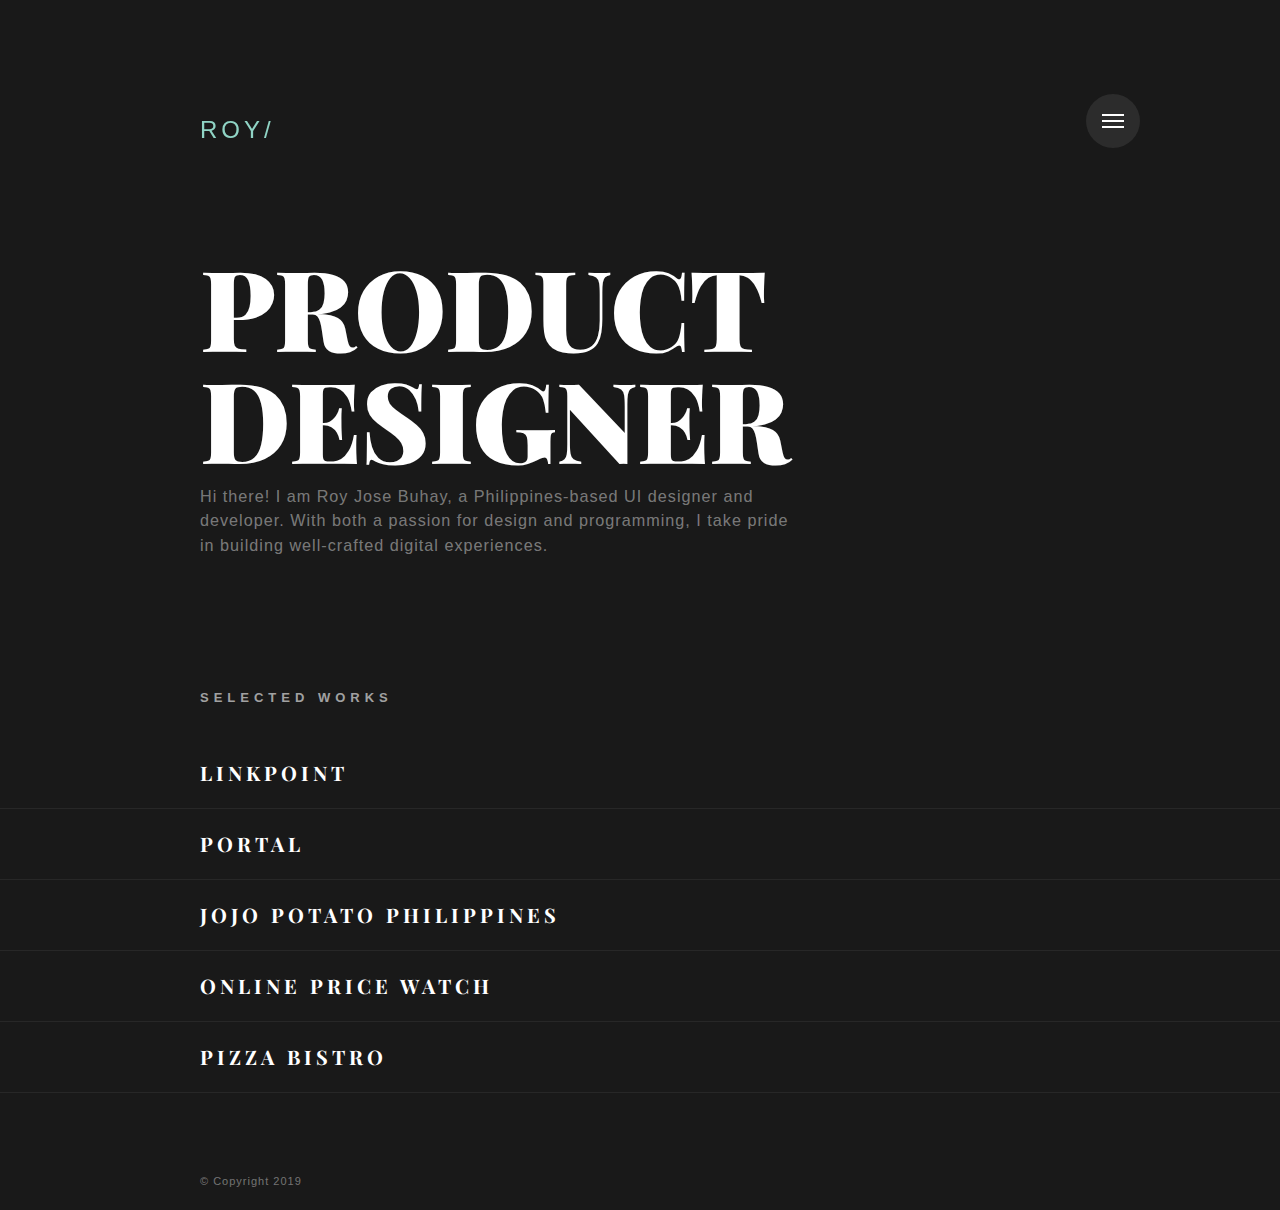
<file: index.html>
<!DOCTYPE html>
<html lang="en" class="no-js">
<head>
<meta http-equiv="Content-Type" content="text/html; charset=utf-8" >
    <meta charset="utf-8" />
    <meta name="viewport" content="width=device-width" />
    <meta http-equiv="x-ua-compatible" content="ie=edge">
    <title>ROY | User Interface Designer </title>
    <link rel="stylesheet" href="style.css" media="screen" />
     <script src="scripts/modernizr.js"></script>

</head>

<body>
    <a href="#cd-nav" class="cd-nav-trigger">Menu 
        <span class="cd-nav-icon"></span>
        <svg x="0px" y="0px" width="54px" height="54px" viewBox="0 0 54 54">
            <circle fill="transparent" stroke="#90D4C5" stroke-width="2" cx="27" cy="27" r="25" stroke-dasharray="157 157" stroke-dashoffset="157"></circle>
        </svg>
    </a>
        
    <div id="cd-nav" class="cd-nav">
        <div class="cd-navigation-wrapper">
            <div class="cd-half-block">
                <nav>
                    <ul class="cd-primary-nav">
                        <li><a href="news.html">News</a></li>
                        <li><a href="profile.html">Profile</a></li>
                        <li><a href="#">Contact</a></li>
                    </ul>
                </nav>
            </div><!-- .cd-half-block -->
            
            <div class="cd-half-block">
                <address>
                    <ul class="cd-contact-info">
                        <li><a href="mailto:roydesign@outlook.com">roydesign@outlook.com</a></li>
                        <li>0244-12345678</li>
                    </ul>
                    <ul class="cd-contact-socials">
                        <li><a href="#0">Instagram</a></li>   
                        <li><a href="#0">Behance</a></li>   
                        <li><a href="#0">Dribbble</a></li>    
                    </ul>
                </address>
            </div> <!-- .cd-half-block -->
        </div> <!-- .cd-navigation-wrapper -->
    </div> <!-- .cd-nav -->

    <div class="site-container">

        <header class="site-header cf">
            <div class="site-title"><a href="index.html">ROY/</a></div>

            <div class="cf"></div>

            <div class="site-tagline">
                <h1> Product Designer </h1>
                <p> Hi there! I am Roy Jose Buhay, a Philippines-based UI designer and developer. With both a passion for design and programming, I take pride in building well-crafted digital experiences. </p>

                <h6> Selected works </h6>
            </div>
            
        </header><!-- / .site-header -->

        <section class="site-content">
            
            <div class="projects-feed cf">
                <article class="project cf">
                    <a href="linkpoint.html" title="LinkPoint App">
                        <h2 class="thumbnail-title">LinkPoint</h2>
                    </a>
                </article>
                <article class="project cf">
                    <a href="portal.html" title="Portal App">
                        <h2 class="thumbnail-title">Portal</h2>
                    </a>
                </article>
                <article class="project cf">
                    <a href="jojo.html" title="Jojo Potato Philippines">
                        <h2 class="thumbnail-title">Jojo Potato Philippines</h2>
                    </a>
                </article>
                <article class="project cf">
                    <a href="opw.html" title="Online Price Watch">
                        <h2 class="thumbnail-title">Online Price Watch</h2>
                    </a>
                </article>
                <article class="project cf">
                    <a href="pizza.html" title="Pizza Bistro">
                        <h2 class="thumbnail-title">Pizza Bistro</h2>
                    </a>
                </article>
            <!--END .projects-feed-->
            </div>
                        
        <!--END .site-content-->
        </section>

         <footer class="site-footer cf">
            <p class="footer-text">© Copyright 2019 </p>
            <!-- <nav class="languages" role="navigation">
             <ul>
                <li class="active"><a href="#">EN |</a></li>
                <li><a href="#">FR</a></li>
              </ul>
            </nav>  -->
        </footer>
    <!--END .site-container-->
    </div>

    <script src="scripts/jquery-2.1.4.min.js"></script>
    <script src="scripts/jquery.fitvids.js"></script>
    <script src="scripts/jquery.imagesloaded.min.js"></script>
    <script src="scripts/main.js"></script>  
 

</body>
</html>
</file>
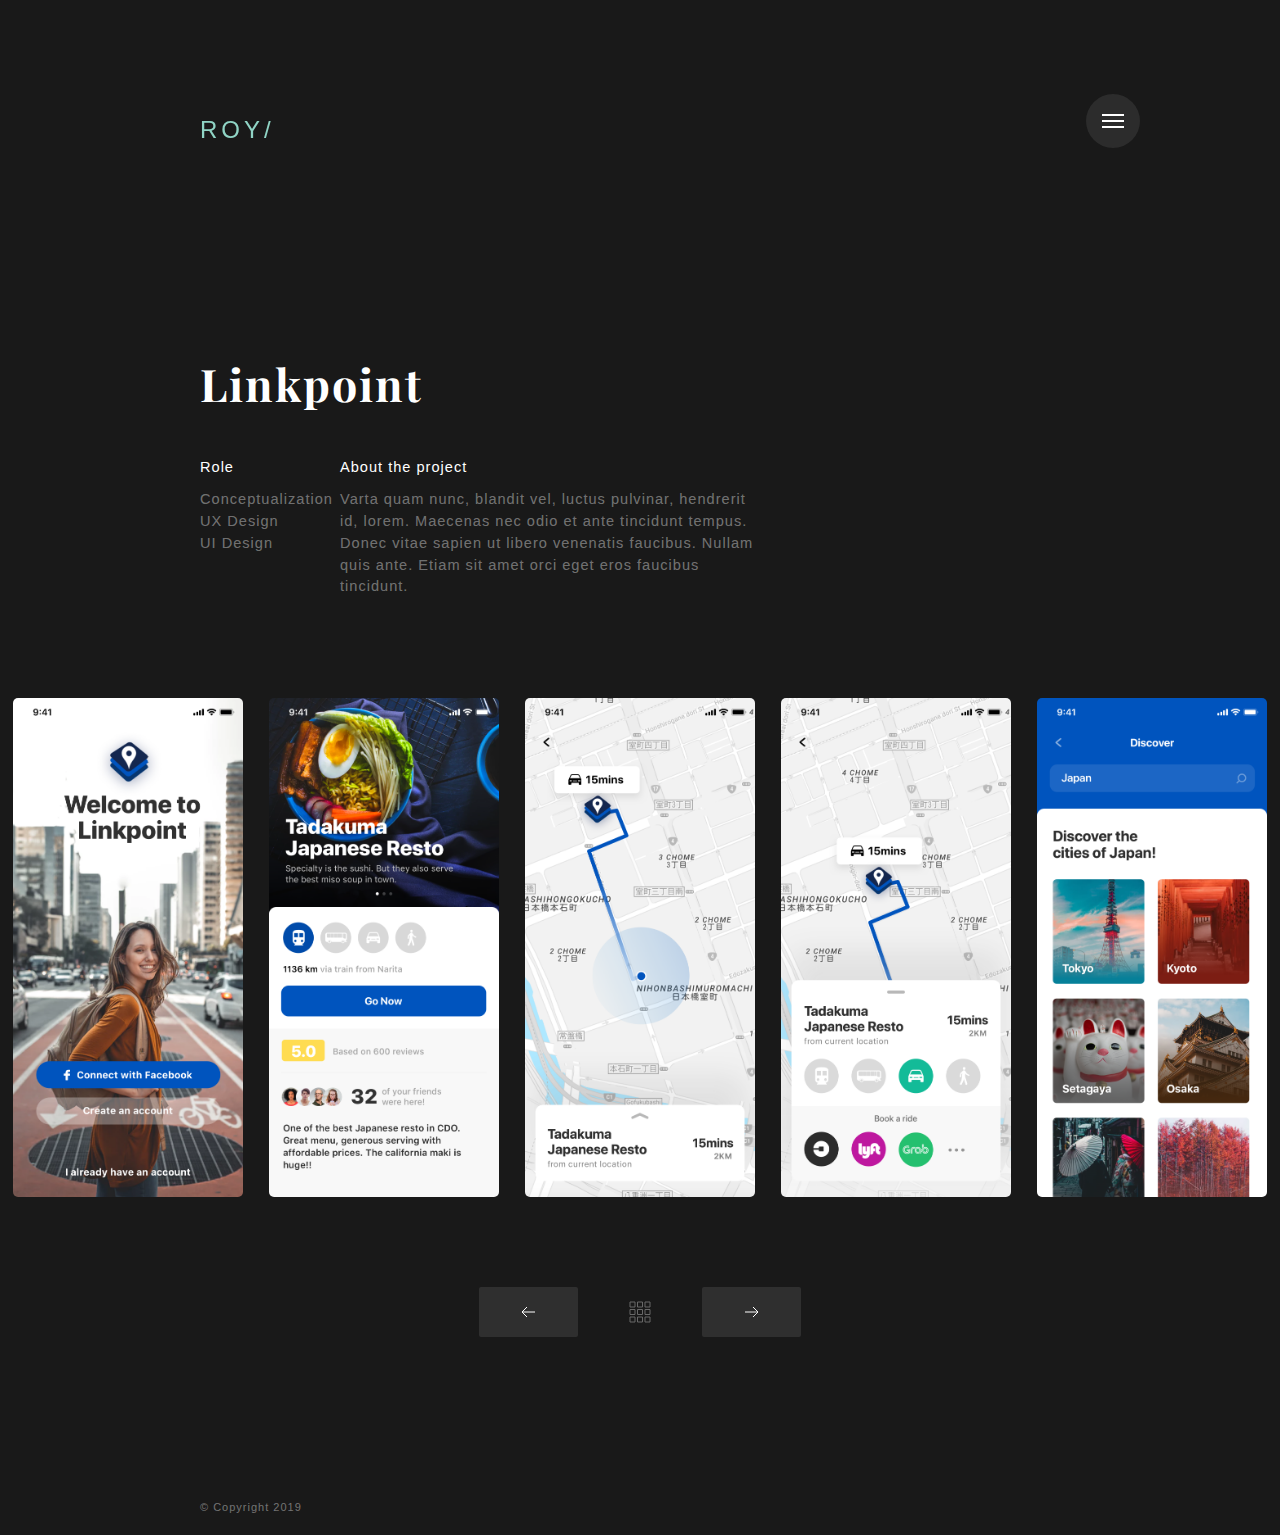
<file: linkpoint.html>
<!DOCTYPE html>
<html lang="en" class="no-js">
<head>
<meta http-equiv="Content-Type" content="text/html; charset=utf-8" >
    <meta charset="utf-8" />
    <meta name="viewport" content="width=device-width" />
    <meta http-equiv="x-ua-compatible" content="ie=edge">
    <title> Linkpoint Travel App | Roy Buhay </title>
 
    <link rel="stylesheet" href="style.css" media="screen" />
     <script src="scripts/modernizr.js"></script>

</head>

<body>
    
    <a href="#cd-nav" class="cd-nav-trigger">Menu 
        <span class="cd-nav-icon"></span>

        <svg x="0px" y="0px" width="54px" height="54px" viewBox="0 0 54 54">
            <circle fill="transparent" stroke="#90D4C5" stroke-width="2" cx="27" cy="27" r="25" stroke-dasharray="157 157" stroke-dashoffset="157"></circle>
        </svg>
    </a>
        
    <div id="cd-nav" class="cd-nav">
        <div class="cd-navigation-wrapper">
            <div class="cd-half-block">


                <nav>
                    <ul class="cd-primary-nav">
                        <li><a href="index.html" class="selected">Showcase</a></li>
                        <li><a href="news.html">News</a></li>
                        <li><a href="profile.html">Profile</a></li>
                        <li><a href="#">Docs</a></li>
                        <li><a href="#">Contact</a></li>
                    </ul>
                </nav>
            </div><!-- .cd-half-block -->
            
            <div class="cd-half-block">
                <address>
                    <ul class="cd-contact-info">
                        <li><a href="mailto:info@myemail.co">info@myemail.co</a></li>
                        <li>0244-12345678</li>
                    </ul>
                    <ul class="cd-contact-socials">
                        <li><a href="#0">Instagram</a></li>   
                        <li><a href="#0">Behance</a></li>   
                        <li><a href="#0">Dribbble</a></li>    
                    </ul>
                </address>
            </div> <!-- .cd-half-block -->
        </div> <!-- .cd-navigation-wrapper -->
    </div> <!-- .cd-nav -->

    <div class="site-container">

        <header class="site-header cf">
            <div class="site-title"><a href="index.html">ROY/</a></div>
            <div class="cf"></div>
        </header><!-- / .site-header -->

        <section class="site-content">

            <div class="page-desc">
                <h1> Linkpoint </h1>
                <div>
                    <p>
                        <em> Role </em>
                        <span> Conceptualization </span> 
                        <span> UX Design </span> 
                        <span> UI Design </span> 
                    </p>
                    <p>
                        <em> About the project </em>
                        Varta quam nunc, blandit vel, luctus pulvinar, hendrerit id, lorem. Maecenas nec odio et ante tincidunt tempus. Donec vitae sapien ut libero venenatis faucibus. Nullam quis ante. Etiam sit amet orci eget eros faucibus tincidunt. </p>
                </div>
            </div>
            
            <article class="project">

                <div class="project-assets">
                   
                    <div class="image">
                        <div data-picture>
                            <div data-src="img/lp-1.png"></div>
                            <div data-src="img/lp-1.png" data-media="(-webkit-min-device-pixel-ratio: 2),(min--moz-device-pixel-ratio: 2),(-o-min-device-pixel-ratio: 2/1),(min-device-pixel-ratio: 2),(min-resolution: 192dpi),(min-resolution: 2dppx)"></div>
                            <!--[if (lt IE 9) & (!IEMobile)]>
                                <div data-src="img/lp-1.png"></div>
                            <![endif]-->
                            <noscript>
                                    <img src="img/lp-1.png" alt="" />
                            </noscript>
                        </div>
                        <div data-picture>
                            <div data-src="img/lp-2.png"></div>
                            <div data-src="img/lp-2.png" data-media="(-webkit-min-device-pixel-ratio: 2),(min--moz-device-pixel-ratio: 2),(-o-min-device-pixel-ratio: 2/1),(min-device-pixel-ratio: 2),(min-resolution: 192dpi),(min-resolution: 2dppx)"></div>
                            <!--[if (lt IE 9) & (!IEMobile)]>
                                <div data-src="img/lp-2.png"></div>
                            <![endif]-->
                            <noscript>
                                    <img src="img/lp-2.png" alt="" />
                            </noscript>
                        </div>
                        <div data-picture>
                            <div data-src="img/lp-3.png"></div>
                            <div data-src="img/lp-3.png" data-media="(-webkit-min-device-pixel-ratio: 2),(min--moz-device-pixel-ratio: 2),(-o-min-device-pixel-ratio: 2/1),(min-device-pixel-ratio: 2),(min-resolution: 192dpi),(min-resolution: 2dppx)"></div>
                            <!--[if (lt IE 9) & (!IEMobile)]>
                                <div data-src="img/lp-3.png"></div>
                            <![endif]-->
                            <noscript>
                                    <img src="img/lp-3.png" alt="" />
                            </noscript>
                        </div>
                        <div data-picture>
                            <div data-src="img/lp-4.png"></div>
                            <div data-src="img/lp-4.png" data-media="(-webkit-min-device-pixel-ratio: 2),(min--moz-device-pixel-ratio: 2),(-o-min-device-pixel-ratio: 2/1),(min-device-pixel-ratio: 2),(min-resolution: 192dpi),(min-resolution: 2dppx)"></div>
                            <!--[if (lt IE 9) & (!IEMobile)]>
                                <div data-src="img/lp-4.png"></div>
                            <![endif]-->
                            <noscript>
                                    <img src="img/lp-4.png" alt="" />
                            </noscript>
                        </div>
                        <div data-picture>
                            <div data-src="img/lp-5.png"></div>
                            <div data-src="img/lp-5.png" data-media="(-webkit-min-device-pixel-ratio: 2),(min--moz-device-pixel-ratio: 2),(-o-min-device-pixel-ratio: 2/1),(min-device-pixel-ratio: 2),(min-resolution: 192dpi),(min-resolution: 2dppx)"></div>
                            <!--[if (lt IE 9) & (!IEMobile)]>
                                <div data-src="img/lp-5.png"></div>
                            <![endif]-->
                            <noscript>
                                    <img src="img/lp-5.png" alt="" />
                            </noscript>
                        </div>
                    </div>
                </div>         
            </article>
   
        <!--END .site-content-->
        </section>


 
        <nav role="navigation">
            <ul class="cd-pagination animated-buttons custom-icons">
                <li class="button"><a href="index.html"><i>Prev</i></a></li>
                <li class="button-main"><a href="#0"><i>Portfolio</i></a></li>
                <li class="button"><a href="portal.html"><i>Next</i></a></li>

            </ul>
        </nav> <!-- cd-pagination-wrapper -->
 

         <footer class="site-footer cf">
            <p class="footer-text">© Copyright 2019 </p>
            <!-- <nav class="languages" role="navigation">
              <ul>
                <li class="active"><a href="#">EN |</a></li>
                <li><a href="#">FR</a></li>
              </ul>
            </nav>  -->
        </footer>


    <!--END .site-container-->
    </div>

    <script src="scripts/jquery-2.1.4.min.js"></script>
    <script src="scripts/jquery.fitvids.js"></script>
    <script src="scripts/jquery.imagesloaded.min.js"></script>
    <script src="scripts/main.js"></script>  
 

</body>
</html>
</file>
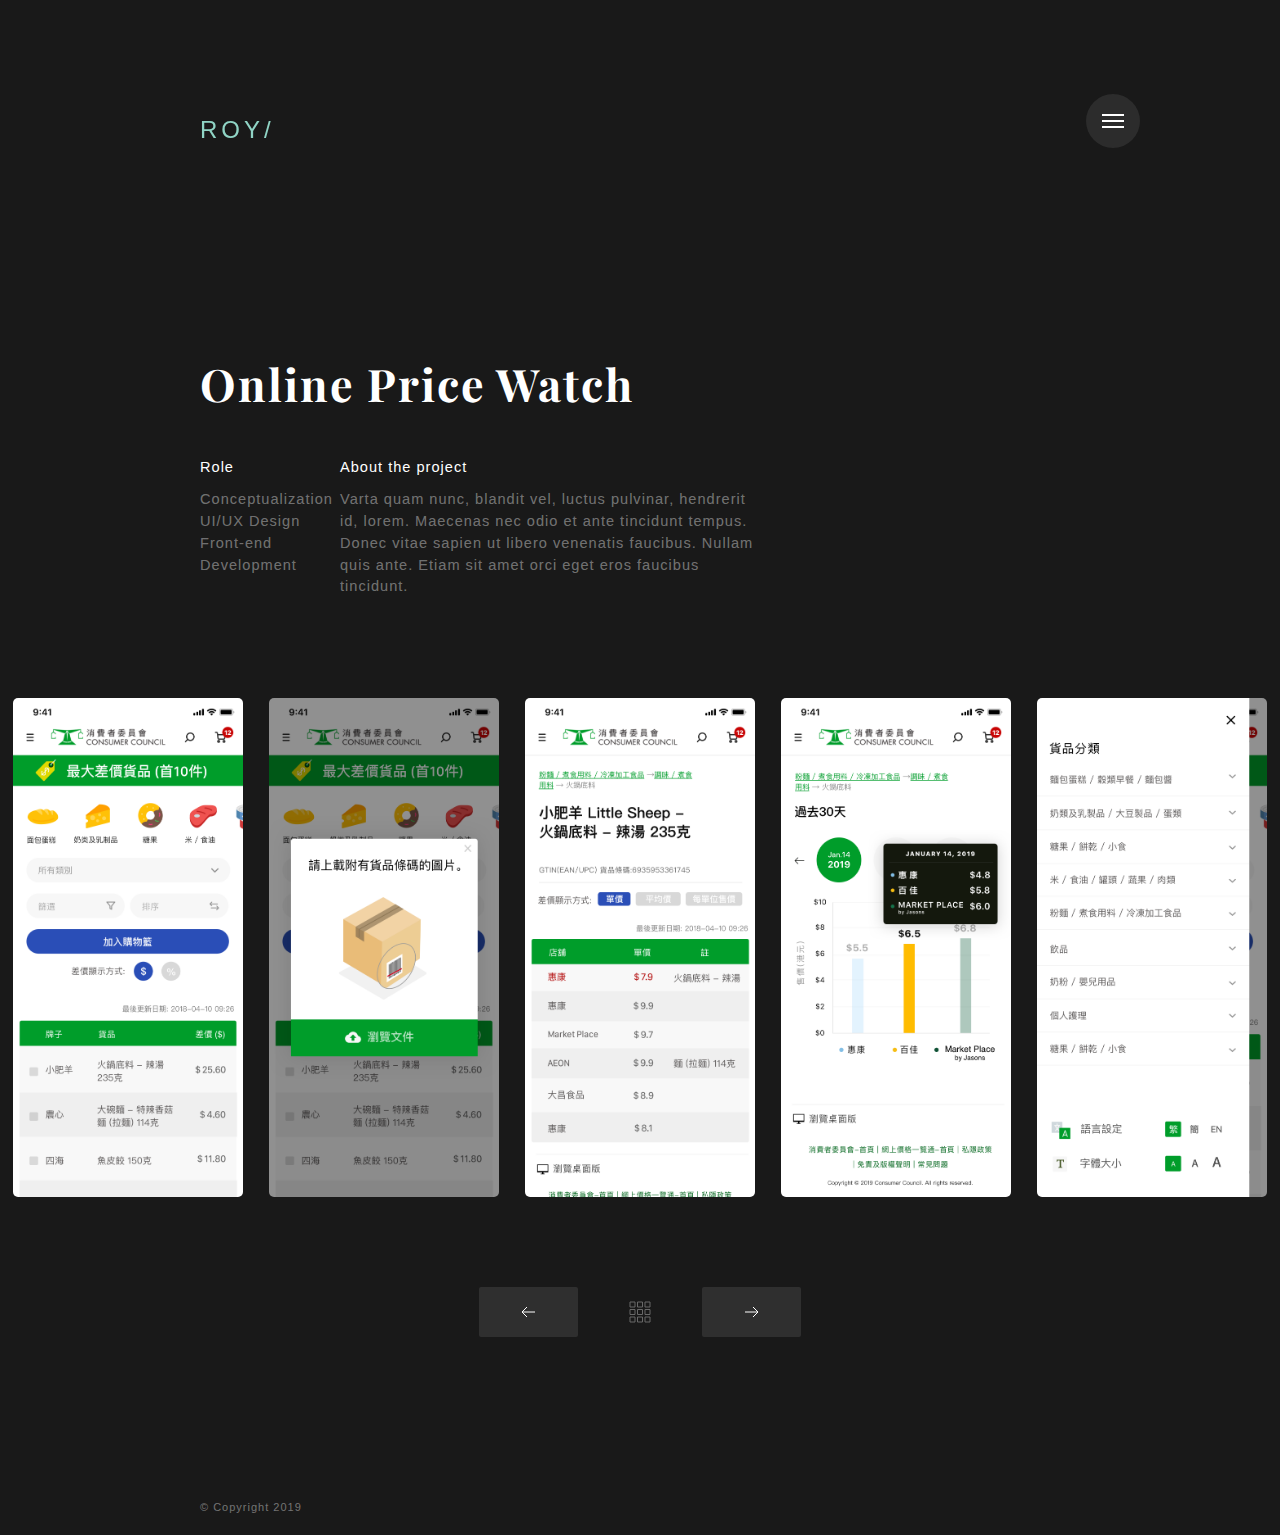
<file: opw.html>
<!DOCTYPE html>
<html lang="en" class="no-js">
<head>
<meta http-equiv="Content-Type" content="text/html; charset=utf-8" >
    <meta charset="utf-8" />
    <meta name="viewport" content="width=device-width" />
    <meta http-equiv="x-ua-compatible" content="ie=edge">
    <title> Online Price Watch | Roy Buhay </title>
 
    <link rel="stylesheet" href="style.css" media="screen" />
     <script src="scripts/modernizr.js"></script>

</head>

<body>
    
    <a href="#cd-nav" class="cd-nav-trigger">Menu 
        <span class="cd-nav-icon"></span>

        <svg x="0px" y="0px" width="54px" height="54px" viewBox="0 0 54 54">
            <circle fill="transparent" stroke="#90D4C5" stroke-width="2" cx="27" cy="27" r="25" stroke-dasharray="157 157" stroke-dashoffset="157"></circle>
        </svg>
    </a>
        
    <div id="cd-nav" class="cd-nav">
        <div class="cd-navigation-wrapper">
            <div class="cd-half-block">


                <nav>
                    <ul class="cd-primary-nav">
                        <li><a href="index.html" class="selected">Showcase</a></li>
                        <li><a href="news.html">News</a></li>
                        <li><a href="profile.html">Profile</a></li>
                        <li><a href="#">Docs</a></li>
                        <li><a href="#">Contact</a></li>
                    </ul>
                </nav>
            </div><!-- .cd-half-block -->
            
            <div class="cd-half-block">
                <address>
                    <ul class="cd-contact-info">
                        <li><a href="mailto:info@myemail.co">info@myemail.co</a></li>
                        <li>0244-12345678</li>
                    </ul>
                    <ul class="cd-contact-socials">
                        <li><a href="#0">Instagram</a></li>   
                        <li><a href="#0">Behance</a></li>   
                        <li><a href="#0">Dribbble</a></li>    
                    </ul>
                </address>
            </div> <!-- .cd-half-block -->
        </div> <!-- .cd-navigation-wrapper -->
    </div> <!-- .cd-nav -->

    <div class="site-container">

        <header class="site-header cf">
            <div class="site-title"><a href="index.html">ROY/</a></div>
            <div class="cf"></div>
        </header><!-- / .site-header -->

        <section class="site-content">

            <div class="page-desc">
                <h1> Online Price Watch </h1>
                <div>
                    <p>
                        <em> Role </em>
                        <span> Conceptualization </span>                         
                        <span> UI/UX Design </span> 
                        <span> Front-end Development </span> 
                    </p>
                    <p>
                        <em> About the project </em>
                        Varta quam nunc, blandit vel, luctus pulvinar, hendrerit id, lorem. Maecenas nec odio et ante tincidunt tempus. Donec vitae sapien ut libero venenatis faucibus. Nullam quis ante. Etiam sit amet orci eget eros faucibus tincidunt. </p>
                </div>
            </div>
            
            <article class="project">

                <div class="project-assets">
                   
                    <div class="image">
                        <div data-picture>
                            <div data-src="img/opw-1.png"></div>
                            <div data-src="img/opw-1.png" data-media="(-webkit-min-device-pixel-ratio: 2),(min--moz-device-pixel-ratio: 2),(-o-min-device-pixel-ratio: 2/1),(min-device-pixel-ratio: 2),(min-resolution: 192dpi),(min-resolution: 2dppx)"></div>
                            <!--[if (lt IE 9) & (!IEMobile)]>
                                <div data-src="img/opw-1.png"></div>
                            <![endif]-->
                            <noscript>
                                    <img src="img/opw-1.png" alt="" />
                            </noscript>
                        </div>
                        <div data-picture>
                            <div data-src="img/opw-2.png"></div>
                            <div data-src="img/opw-2.png" data-media="(-webkit-min-device-pixel-ratio: 2),(min--moz-device-pixel-ratio: 2),(-o-min-device-pixel-ratio: 2/1),(min-device-pixel-ratio: 2),(min-resolution: 192dpi),(min-resolution: 2dppx)"></div>
                            <!--[if (lt IE 9) & (!IEMobile)]>
                                <div data-src="img/opw-2.png"></div>
                            <![endif]-->
                            <noscript>
                                    <img src="img/opw-2.png" alt="" />
                            </noscript>
                        </div>
                        <div data-picture>
                            <div data-src="img/opw-3.png"></div>
                            <div data-src="img/opw-3.png" data-media="(-webkit-min-device-pixel-ratio: 2),(min--moz-device-pixel-ratio: 2),(-o-min-device-pixel-ratio: 2/1),(min-device-pixel-ratio: 2),(min-resolution: 192dpi),(min-resolution: 2dppx)"></div>
                            <!--[if (lt IE 9) & (!IEMobile)]>
                                <div data-src="img/opw-3.png"></div>
                            <![endif]-->
                            <noscript>
                                    <img src="img/opw-3.png" alt="" />
                            </noscript>
                        </div>
                        <div data-picture>
                            <div data-src="img/opw-4.png"></div>
                            <div data-src="img/opw-4.png" data-media="(-webkit-min-device-pixel-ratio: 2),(min--moz-device-pixel-ratio: 2),(-o-min-device-pixel-ratio: 2/1),(min-device-pixel-ratio: 2),(min-resolution: 192dpi),(min-resolution: 2dppx)"></div>
                            <!--[if (lt IE 9) & (!IEMobile)]>
                                <div data-src="img/opw-4.png"></div>
                            <![endif]-->
                            <noscript>
                                    <img src="img/opw-4.png" alt="" />
                            </noscript>
                        </div>
                        <div data-picture>
                            <div data-src="img/opw-5.png"></div>
                            <div data-src="img/opw-5.png" data-media="(-webkit-min-device-pixel-ratio: 2),(min--moz-device-pixel-ratio: 2),(-o-min-device-pixel-ratio: 2/1),(min-device-pixel-ratio: 2),(min-resolution: 192dpi),(min-resolution: 2dppx)"></div>
                            <!--[if (lt IE 9) & (!IEMobile)]>
                                <div data-src="img/opw-5.png"></div>
                            <![endif]-->
                            <noscript>
                                    <img src="img/opw-5.png" alt="" />
                            </noscript>
                        </div>
                    </div>
                </div>         
            </article>
   
        <!--END .site-content-->
        </section>


 
        <nav role="navigation">
            <ul class="cd-pagination animated-buttons custom-icons">
                <li class="button"><a href="jojo.html"><i>Prev</i></a></li>
                <li class="button-main"><a href="#0"><i>Portfolio</i></a></li>
                <li class="button"><a href="pizza.html"><i>Next</i></a></li>

            </ul>
        </nav> <!-- cd-pagination-wrapper -->
 

         <footer class="site-footer cf">
            <p class="footer-text">© Copyright 2019 </p>
            <!-- <nav class="languages" role="navigation">
              <ul>
                <li class="active"><a href="#">EN |</a></li>
                <li><a href="#">FR</a></li>
              </ul>
            </nav>  -->
        </footer>


    <!--END .site-container-->
    </div>

    <script src="scripts/jquery-2.1.4.min.js"></script>
    <script src="scripts/jquery.fitvids.js"></script>
    <script src="scripts/jquery.imagesloaded.min.js"></script>
    <script src="scripts/main.js"></script>  
 

</body>
</html>
</file>
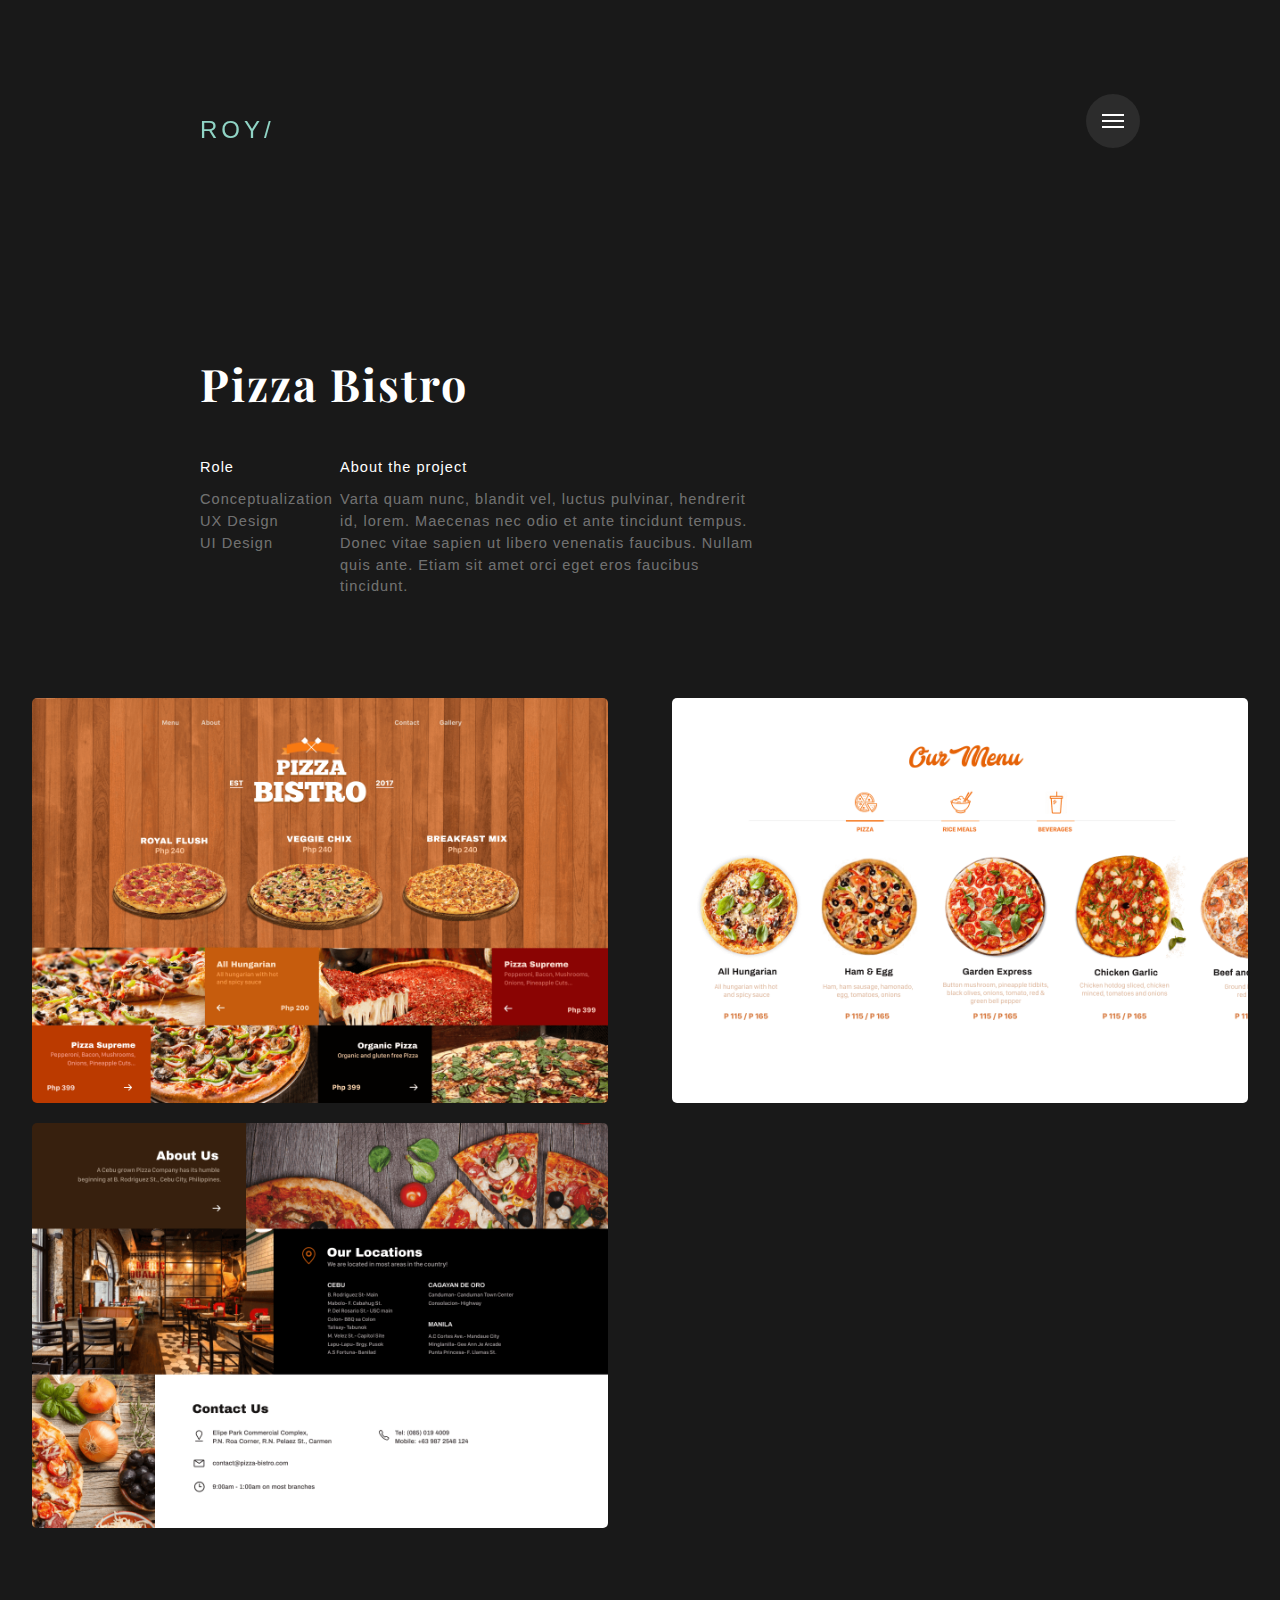
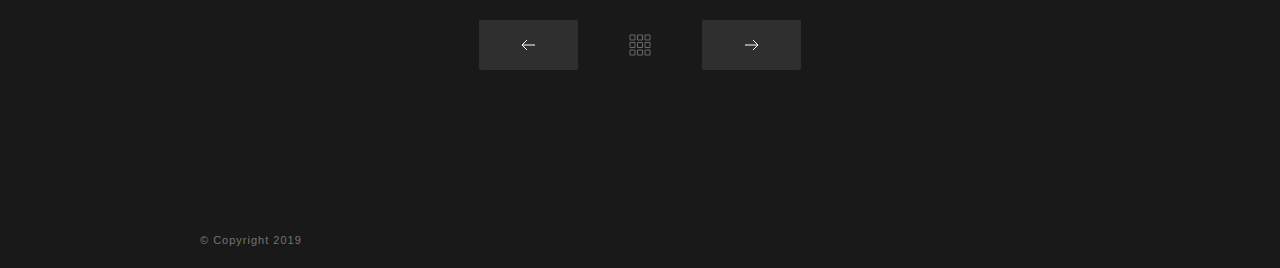
<file: pizza.html>
<!DOCTYPE html>
<html lang="en" class="no-js">
<head>
<meta http-equiv="Content-Type" content="text/html; charset=utf-8" >
    <meta charset="utf-8" />
    <meta name="viewport" content="width=device-width" />
    <meta http-equiv="x-ua-compatible" content="ie=edge">
    <title> Pizza Bistro | Roy Buhay </title>
 
    <link rel="stylesheet" href="style.css" media="screen" />
     <script src="scripts/modernizr.js"></script>

</head>

<body>
    
    <a href="#cd-nav" class="cd-nav-trigger">Menu 
        <span class="cd-nav-icon"></span>

        <svg x="0px" y="0px" width="54px" height="54px" viewBox="0 0 54 54">
            <circle fill="transparent" stroke="#90D4C5" stroke-width="2" cx="27" cy="27" r="25" stroke-dasharray="157 157" stroke-dashoffset="157"></circle>
        </svg>
    </a>
        
    <div id="cd-nav" class="cd-nav">
        <div class="cd-navigation-wrapper">
            <div class="cd-half-block">


                <nav>
                    <ul class="cd-primary-nav">
                        <li><a href="index.html" class="selected">Showcase</a></li>
                        <li><a href="news.html">News</a></li>
                        <li><a href="profile.html">Profile</a></li>
                        <li><a href="#">Docs</a></li>
                        <li><a href="#">Contact</a></li>
                    </ul>
                </nav>
            </div><!-- .cd-half-block -->
            
            <div class="cd-half-block">
                <address>
                    <ul class="cd-contact-info">
                        <li><a href="mailto:info@myemail.co">info@myemail.co</a></li>
                        <li>0244-12345678</li>
                    </ul>
                    <ul class="cd-contact-socials">
                        <li><a href="#0">Instagram</a></li>   
                        <li><a href="#0">Behance</a></li>   
                        <li><a href="#0">Dribbble</a></li>    
                    </ul>
                </address>
            </div> <!-- .cd-half-block -->
        </div> <!-- .cd-navigation-wrapper -->
    </div> <!-- .cd-nav -->

    <div class="site-container">

        <header class="site-header cf">
            <div class="site-title"><a href="index.html">ROY/</a></div>
            <div class="cf"></div>
        </header><!-- / .site-header -->

        <section class="site-content">

            <div class="page-desc">
                <h1> Pizza Bistro </h1>
                <div>
                    <p>
                        <em> Role </em>
                        <span> Conceptualization </span> 
                        <span> UX Design </span> 
                        <span> UI Design </span> 
                    </p>
                    <p>
                        <em> About the project </em>
                        Varta quam nunc, blandit vel, luctus pulvinar, hendrerit id, lorem. Maecenas nec odio et ante tincidunt tempus. Donec vitae sapien ut libero venenatis faucibus. Nullam quis ante. Etiam sit amet orci eget eros faucibus tincidunt. </p>
                </div>
            </div>
            
            <article class="project">

                <div class="project-assets">
                   
                    <div class="image desktop">
                        <div data-picture>
                            <div data-src="img/pizza-1.png"></div>
                            <div data-src="img/pizza-1.png" data-media="(-webkit-min-device-pixel-ratio: 2),(min--moz-device-pixel-ratio: 2),(-o-min-device-pixel-ratio: 2/1),(min-device-pixel-ratio: 2),(min-resolution: 192dpi),(min-resolution: 2dppx)"></div>
                            <!--[if (lt IE 9) & (!IEMobile)]>
                                <div data-src="img/pizza-1.png"></div>
                            <![endif]-->
                            <noscript>
                                    <img src="img/pizza-1.png" alt="" />
                            </noscript>
                        </div>
                        <div data-picture>
                            <div data-src="img/pizza-2.png"></div>
                            <div data-src="img/pizza-2.png" data-media="(-webkit-min-device-pixel-ratio: 2),(min--moz-device-pixel-ratio: 2),(-o-min-device-pixel-ratio: 2/1),(min-device-pixel-ratio: 2),(min-resolution: 192dpi),(min-resolution: 2dppx)"></div>
                            <!--[if (lt IE 9) & (!IEMobile)]>
                                <div data-src="img/pizza-2.png"></div>
                            <![endif]-->
                            <noscript>
                                    <img src="img/pizza-2.png" alt="" />
                            </noscript>
                        </div>
                        <div data-picture>
                            <div data-src="img/pizza-3.png"></div>
                            <div data-src="img/pizza-3.png" data-media="(-webkit-min-device-pixel-ratio: 2),(min--moz-device-pixel-ratio: 2),(-o-min-device-pixel-ratio: 2/1),(min-device-pixel-ratio: 2),(min-resolution: 192dpi),(min-resolution: 2dppx)"></div>
                            <!--[if (lt IE 9) & (!IEMobile)]>
                                <div data-src="img/pizza-3.png"></div>
                            <![endif]-->
                            <noscript>
                                    <img src="img/pizza-3.png" alt="" />
                            </noscript>
                        </div>
                        <div data-picture></div>
                    </div>
                </div>         
            </article>
   
        <!--END .site-content-->
        </section>


 
        <nav role="navigation">
            <ul class="cd-pagination animated-buttons custom-icons">
                <li class="button"><a href="opw.html"><i>Prev</i></a></li>
                <li class="button-main"><a href="#0"><i>Portfolio</i></a></li>
                <li class="button"><a href="linkpoint.html"><i>Next</i></a></li>

            </ul>
        </nav> <!-- cd-pagination-wrapper -->
 

         <footer class="site-footer cf">
            <p class="footer-text">© Copyright 2019 </p>
            <!-- <nav class="languages" role="navigation">
              <ul>
                <li class="active"><a href="#">EN |</a></li>
                <li><a href="#">FR</a></li>
              </ul>
            </nav>  -->
        </footer>


    <!--END .site-container-->
    </div>

    <script src="scripts/jquery-2.1.4.min.js"></script>
    <script src="scripts/jquery.fitvids.js"></script>
    <script src="scripts/jquery.imagesloaded.min.js"></script>
    <script src="scripts/main.js"></script>  
 

</body>
</html>
</file>
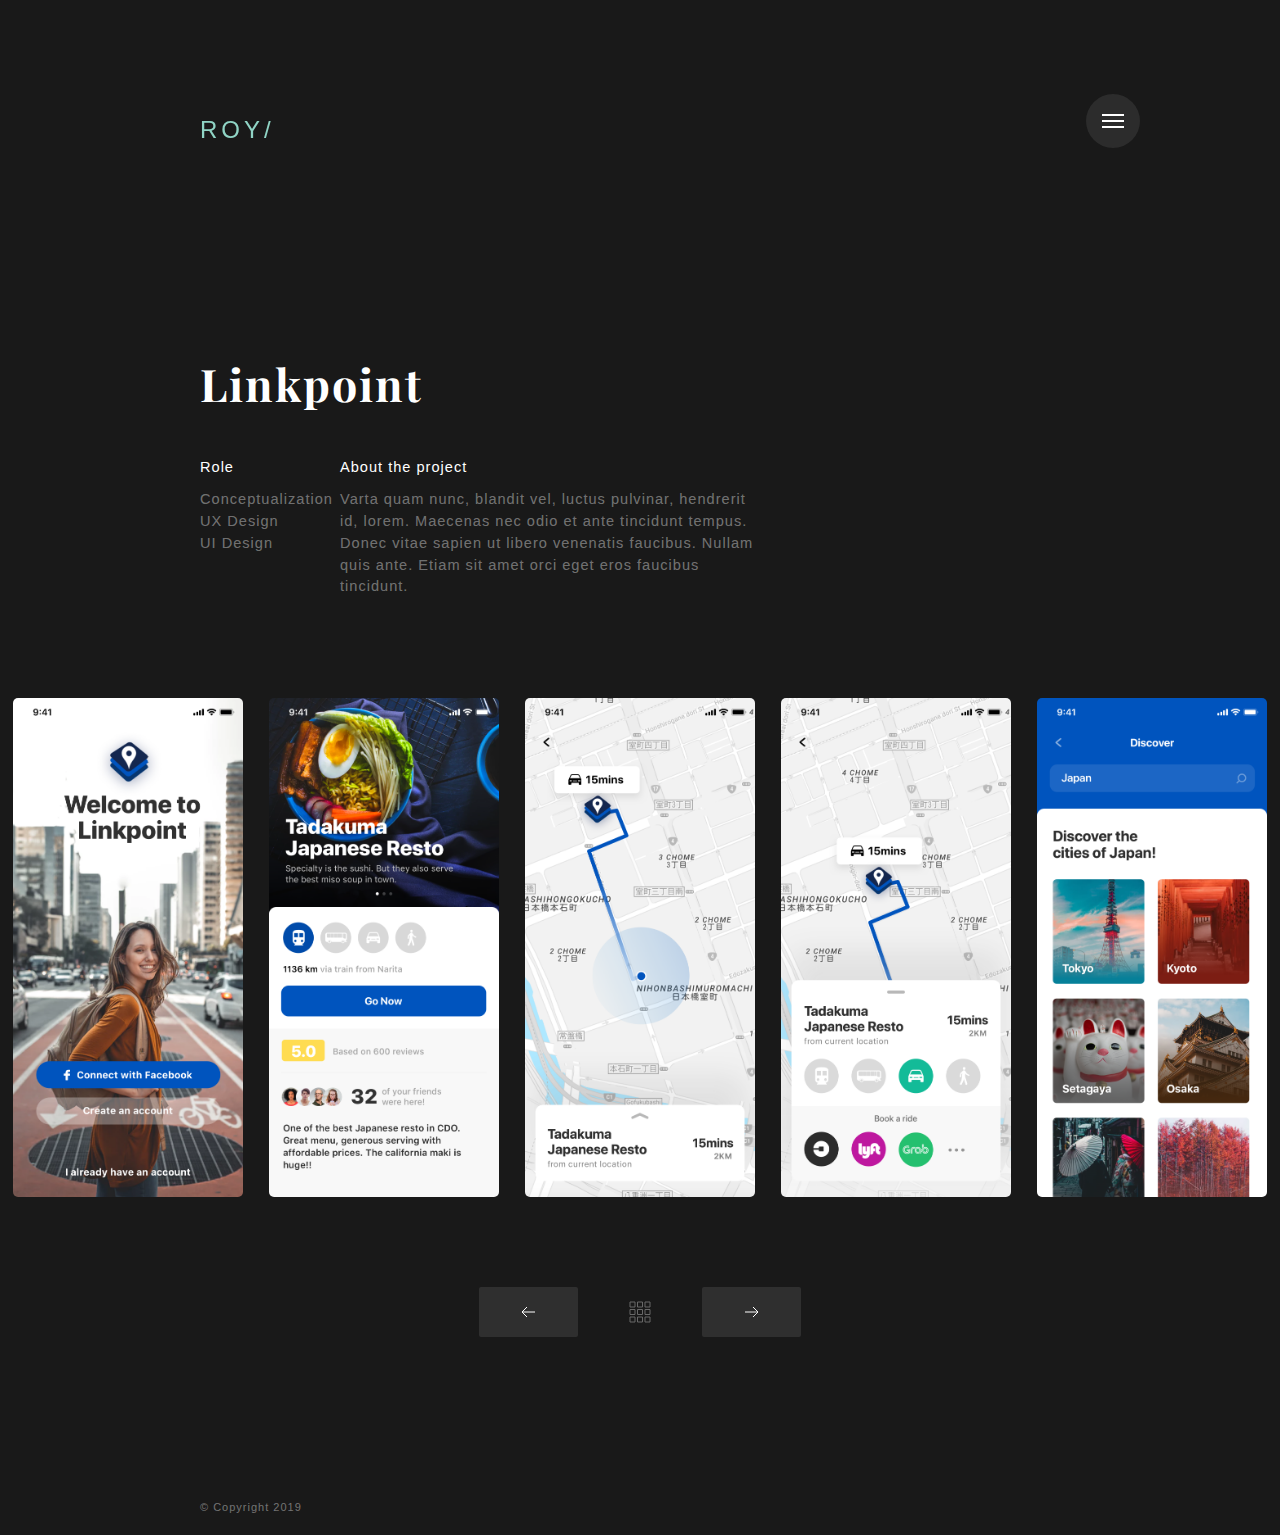
<file: portfolio-item.html>
<!DOCTYPE html>
<html lang="en" class="no-js">
<head>
<meta http-equiv="Content-Type" content="text/html; charset=utf-8" >
    <meta charset="utf-8" />
    <meta name="viewport" content="width=device-width" />
    <meta http-equiv="x-ua-compatible" content="ie=edge">
    <title> Linkpoint Travel App | Roy Buhay </title>
 
    <link rel="stylesheet" href="style.css" media="screen" />
     <script src="scripts/modernizr.js"></script>

</head>

<body>
    
    <a href="#cd-nav" class="cd-nav-trigger">Menu 
        <span class="cd-nav-icon"></span>

        <svg x="0px" y="0px" width="54px" height="54px" viewBox="0 0 54 54">
            <circle fill="transparent" stroke="#90D4C5" stroke-width="2" cx="27" cy="27" r="25" stroke-dasharray="157 157" stroke-dashoffset="157"></circle>
        </svg>
    </a>
        
    <div id="cd-nav" class="cd-nav">
        <div class="cd-navigation-wrapper">
            <div class="cd-half-block">


                <nav>
                    <ul class="cd-primary-nav">
                        <li><a href="index.html" class="selected">Showcase</a></li>
                        <li><a href="news.html">News</a></li>
                        <li><a href="profile.html">Profile</a></li>
                        <li><a href="#">Docs</a></li>
                        <li><a href="#">Contact</a></li>
                    </ul>
                </nav>
            </div><!-- .cd-half-block -->
            
            <div class="cd-half-block">
                <address>
                    <ul class="cd-contact-info">
                        <li><a href="mailto:info@myemail.co">info@myemail.co</a></li>
                        <li>0244-12345678</li>
                    </ul>
                    <ul class="cd-contact-socials">
                        <li><a href="#0">Instagram</a></li>   
                        <li><a href="#0">Behance</a></li>   
                        <li><a href="#0">Dribbble</a></li>    
                    </ul>
                </address>
            </div> <!-- .cd-half-block -->
        </div> <!-- .cd-navigation-wrapper -->
    </div> <!-- .cd-nav -->

    <div class="site-container">

        <header class="site-header cf">
            <div class="site-title"><a href="index.html">ROY/</a></div>
            <div class="cf"></div>
        </header><!-- / .site-header -->

        <section class="site-content">

            <div class="page-desc">
                <h1>Linkpoint</h1>
                <div>
                    <p>
                        <em> Role </em>
                        <span> Conceptualization </span> 
                        <span> UX Design </span> 
                        <span> UI Design </span> 
                    </p>
                    <p>
                        <em> About the project </em>
                        Varta quam nunc, blandit vel, luctus pulvinar, hendrerit id, lorem. Maecenas nec odio et ante tincidunt tempus. Donec vitae sapien ut libero venenatis faucibus. Nullam quis ante. Etiam sit amet orci eget eros faucibus tincidunt. </p>
                </div>
            </div>
            
            <article class="project">

                <div class="project-assets">
                   
                    <div class="image">
                        <div data-picture>
                            <div data-src="https://watermelonalice.github.io/assets/images/lp-1.png"></div>
                            <div data-src="https://watermelonalice.github.io/assets/images/lp-1.png" data-media="(-webkit-min-device-pixel-ratio: 2),(min--moz-device-pixel-ratio: 2),(-o-min-device-pixel-ratio: 2/1),(min-device-pixel-ratio: 2),(min-resolution: 192dpi),(min-resolution: 2dppx)"></div>
                            <!--[if (lt IE 9) & (!IEMobile)]>
                                <div data-src="https://watermelonalice.github.io/assets/images/lp-1.png"></div>
                            <![endif]-->
                            <noscript>
                                    <img src="https://watermelonalice.github.io/assets/images/lp-1.png" alt="" />
                            </noscript>
                        </div>
                        <div data-picture>
                            <div data-src="https://watermelonalice.github.io/assets/images/lp-2.png"></div>
                            <div data-src="https://watermelonalice.github.io/assets/images/lp-2.png" data-media="(-webkit-min-device-pixel-ratio: 2),(min--moz-device-pixel-ratio: 2),(-o-min-device-pixel-ratio: 2/1),(min-device-pixel-ratio: 2),(min-resolution: 192dpi),(min-resolution: 2dppx)"></div>
                            <!--[if (lt IE 9) & (!IEMobile)]>
                                <div data-src="https://watermelonalice.github.io/assets/images/lp-2.png"></div>
                            <![endif]-->
                            <noscript>
                                    <img src="https://watermelonalice.github.io/assets/images/lp-2.png" alt="" />
                            </noscript>
                        </div>
                        <div data-picture>
                            <div data-src="https://watermelonalice.github.io/assets/images/lp-3.png"></div>
                            <div data-src="https://watermelonalice.github.io/assets/images/lp-3.png" data-media="(-webkit-min-device-pixel-ratio: 2),(min--moz-device-pixel-ratio: 2),(-o-min-device-pixel-ratio: 2/1),(min-device-pixel-ratio: 2),(min-resolution: 192dpi),(min-resolution: 2dppx)"></div>
                            <!--[if (lt IE 9) & (!IEMobile)]>
                                <div data-src="https://watermelonalice.github.io/assets/images/lp-3.png"></div>
                            <![endif]-->
                            <noscript>
                                    <img src="https://watermelonalice.github.io/assets/images/lp-3.png" alt="" />
                            </noscript>
                        </div>
                        <div data-picture>
                            <div data-src="https://watermelonalice.github.io/assets/images/lp-4.png"></div>
                            <div data-src="https://watermelonalice.github.io/assets/images/lp-4.png" data-media="(-webkit-min-device-pixel-ratio: 2),(min--moz-device-pixel-ratio: 2),(-o-min-device-pixel-ratio: 2/1),(min-device-pixel-ratio: 2),(min-resolution: 192dpi),(min-resolution: 2dppx)"></div>
                            <!--[if (lt IE 9) & (!IEMobile)]>
                                <div data-src="https://watermelonalice.github.io/assets/images/lp-4.png"></div>
                            <![endif]-->
                            <noscript>
                                    <img src="https://watermelonalice.github.io/assets/images/lp-4.png" alt="" />
                            </noscript>
                        </div>
                        <div data-picture>
                            <div data-src="https://watermelonalice.github.io/assets/images/lp-5.png"></div>
                            <div data-src="https://watermelonalice.github.io/assets/images/lp-5.png" data-media="(-webkit-min-device-pixel-ratio: 2),(min--moz-device-pixel-ratio: 2),(-o-min-device-pixel-ratio: 2/1),(min-device-pixel-ratio: 2),(min-resolution: 192dpi),(min-resolution: 2dppx)"></div>
                            <!--[if (lt IE 9) & (!IEMobile)]>
                                <div data-src="https://watermelonalice.github.io/assets/images/lp-5.png"></div>
                            <![endif]-->
                            <noscript>
                                    <img src="https://watermelonalice.github.io/assets/images/lp-5.png" alt="" />
                            </noscript>
                        </div>
                    </div>
                </div>         
            </article>
   
        <!--END .site-content-->
        </section>


 
        <nav role="navigation">
            <ul class="cd-pagination animated-buttons custom-icons">
                <li class="button"><a href="index.html"><i>Prev</i></a></li>
                <li class="button-main"><a href="#0"><i>Portfolio</i></a></li>
                <li class="button"><a href="#0"><i>Next</i></a></li>

            </ul>
        </nav> <!-- cd-pagination-wrapper -->
 

         <footer class="site-footer cf">
            <p class="footer-text">© Copyright 2019 </p>
            <!-- <nav class="languages" role="navigation">
              <ul>
                <li class="active"><a href="#">EN |</a></li>
                <li><a href="#">FR</a></li>
              </ul>
            </nav>  -->
        </footer>


    <!--END .site-container-->
    </div>

    <script src="scripts/jquery-2.1.4.min.js"></script>
    <script src="scripts/jquery.fitvids.js"></script>
    <script src="scripts/jquery.imagesloaded.min.js"></script>
    <script src="scripts/main.js"></script>  
 

</body>
</html>
</file>
<file: style.css>
/*
Template Name: Gorgo
Author: Levent Usta
Author URI: http://www.aristotheme.com
Description: A template by Aristotheme.
*/

/*=================================*/
/*  Table of Contents
/*  - Reset & Clearfix Styles
/*  - Main Styles
/*      - Titles
/*      - Navigation Styles
/*      - Projects Feed
/*          - Project Assets
/*          - Project Content
/*          - Paginations
/*  - News
/*  - Structure
/*  - Grid
/*  - Footer Styles
/*  - Media Queries


/*=================================*/

/*=================================*/
/* Reset & Clearfix Styles
/*=================================*/

@import url('https://fonts.googleapis.com/css?family=Playfair+Display:400,700,900&display=swap');


html, body, div, span, applet, object, iframe, h1, h2, h3, h4, h5, h6, p, blockquote, pre, a, abbr, acronym, address, big, cite, code, del, dfn, em, font, img, ins, kbd, q, s, samp, small, strike, strong, sub, sup, tt, var, b, u, i, center, dl, dt, dd, ol, ul, li, fieldset, form, label, legend, table, caption, tbody, tfoot, thead, tr, th, td { margin: 0; padding: 0; border: 0; outline: 0; font-size: 100%; vertical-align: baseline; background: transparent; } body { line-height: 1; } ol, ul { list-style: none; } blockquote, q { quotes: none; } blockquote:before, blockquote:after, q:before, q:after { content: ''; content: none; } :focus { outline: 0; } ins { text-decoration: none; } del { text-decoration: line-through; } table { border-collapse: collapse; border-spacing: 0; }

.cf:before, .cf:after { content: " "; display: table; } .cf:after { clear: both; }

/*=================================*/
/* Main Styles
/*=================================*/

* { box-sizing: border-box; }
html {
    font-family: sans-serif; /* 1 */
    -ms-text-size-adjust: 100%; /* 2 */
    -webkit-text-size-adjust: 100%; /* 2 */
}
body {
    background: #191919;
    color: #2c2c2c;
    font-family: -apple-system, BlinkMacSystemFont, "Segoe UI", Roboto, Helvetica, Arial, sans-serif, "Apple Color Emoji", "Segoe UI Emoji", "Segoe UI Symbol";
    font-size: 18px;
    line-height: 1.65;
    opacity: 0;
    overflow-x: hidden;
    transition: opacity 0.25s ease-in 0.1s;
    word-wrap: break-word;
    -webkit-text-size-adjust: none;
}
body.loaded,
.no-js body {
    opacity: 1;
}
a, a:visited {
    color: #90D4C5;
    text-decoration: none;
    transition: color 0.1s ease-in-out;
}
a:hover, a:active {
    color: #2c2c2c;
    text-decoration: none;
}

h1,h2,h3 {
    font-weight: bold;
    line-height: 1.5;
}
h1 {
    font-size: 2.2rem;
    letter-spacing: -1px;
    margin: 0 0 40px;
}

h2 {
    font-size: 1.8rem;
    margin: 0;
}

h3 {
    font-size: 1.4rem;
}

h4 {
    font-size: 1.2rem;
}

h5 {
    font-size: 1rem;
}

h6 {
    font-size: .8rem;
}

h3,
h4,
h5,
h6 {
    text-transform: uppercase;
    margin: 0 0 10px;
}
h4,
h5,
h6 {
   font-weight: normal;
}
p,li {
    font-family: -apple-system, BlinkMacSystemFont, "Segoe UI", Roboto, Helvetica, Arial, sans-serif, "Apple Color Emoji", "Segoe UI Emoji", "Segoe UI Symbol";
    font-weight: 300;
    font-size: 81%;
    letter-spacing: 1px;
    line-height: 1.5;
    margin: 0 0 20px;
    color: rgba(255, 255, 255, 0.4);
}
small {
    font-weight: 300;
    font-size: 1rem;
    color: #747474
}
img {
    height: auto;
    max-width: 100%;
    vertical-align: bottom;
}

hr{
    border: 0;
    height: 4px;
    margin: 40px 0;
    background: #000;
}

pre,
code,
samp {
    font-family: "quicksand", Consolas, monospace;
    font-size: inherit;
}

pre,
code {
    background-color: #eee;
    border-radius: 3px;
}

pre {
    margin-top: 0;
    margin-bottom: 1rem;
    overflow-x: scroll;
    padding: 1rem;
}

.example {
  border-bottom-left-radius: 0;
  border-bottom-right-radius: 0;
  background-color: #fafafa;
  position: relative;
  padding: 2rem 1rem;
}

.example-title {
  position: absolute;
  top: 0;
  right: 0;
  background-color: #eee;
  padding: 0 1rem;
  border-top-right-radius: 3px;
  border-bottom-left-radius: 3px;
}
.example + pre {
  border-top-left-radius: 0;
  border-top-right-radius: 0;
  /*border: 1px solid #ccc;*/
  /*border-top: 0;*/
}
pre {
  margin-bottom: 2rem;
}

/*===== Titles =====*/
.site-title {
    font-family: 'Righteous',helvetica,sans-serif;
    font-size: 26px;
    color: #90D4C5;
    line-height: 1.5em;
    position: relative;
    z-index: 12;
    letter-spacing: 4px;
    margin-bottom: 120px;
}
.site-title a {
    position: fixed;
    font-size: 15px;
}
.site-title a,
.site-title a:visited { color: #90D4C5; }
.site-title a:hover,
.site-title a:active {
    color: #90D4C5;
    opacity: 0.8;
}
.site-title div { display: inline; }
.site-tagline {
    clear: both;
    width: 100%;
}
.site-tagline p {
    color: #2c2c2c;
    font-size: 21px;
    text-align: left;
    width: 90%;
}
.site-tagline a,
.site-tagline a:visited { color: #90D4C5; }
.site-tagline a:hover {
    color: #2c2c2c;
}


.site-tagline p { 
    font-size: 86%;
    color: rgba(255, 255, 255, 0.43);
    font-weight: 300;
    letter-spacing: 1px;
}
.site-tagline h1 { 
    font-size: 3rem;
    font-family: 'Playfair Display', sans-serif;
    text-transform: uppercase;
    color: white;
    line-height: 1;
    margin-bottom: 10px;
    font-weight: 900;
}
.site-tagline h5 { 
    font-size: 1.4rem;
}
.site-tagline h6{
    font-size: 13px;
    color: rgba(255, 255, 255, 0.6);
    text-transform: uppercase;
    font-weight: 700;
    letter-spacing: 5px;
    margin-top: 130px;
}

/*=================================*/
/* Language Styles
/*=================================*/
.languages {
    position: relative;
    z-index: 1;
    float: right;
    -webkit-transition: -webkit-transform 0.5s;
    -moz-transition: -moz-transform 0.5s;
    transition: transform 0.5s;
}
.languages ul {
    list-style: none;
    margin: 0;
    padding: 0;
}
.languages ul li {
    display: inline-block;
    margin: 0;
}
.languages ul li a {
    color: #8e8e8e;
    font-weight: bold;
    font-size: 14px;
    line-height: 14px;
}
.languages ul li a:hover {
    color: #90D4C5; 
}

.languages ul li.active a {
    color: #2c2c2c;
}
/*=================================*/
/* Navigation Styles
/*=================================*/
.cd-nav-trigger {
    position: fixed;
    z-index: 999;
    right: 20px;
    top: 34px;
    height: 54px;
    width: 54px;
    background-color: #2c2c2c;
    border-radius: 50%;
    /* image replacement */
    overflow: hidden;
    text-indent: 100%;
    white-space: nowrap;
    -webkit-transition: -webkit-transform 0.5s;
    -moz-transition: -moz-transform 0.5s;
    transition: transform 0.5s;
}
.cd-nav-trigger .cd-nav-icon {
    /* icon created in CSS */
    position: absolute;
    z-index: 12;
    left: 50%;
    top: 50%;
    bottom: auto;
    right: auto;
    -webkit-transform: translateX(-50%) translateY(-50%);
    -moz-transform: translateX(-50%) translateY(-50%);
    -ms-transform: translateX(-50%) translateY(-50%);
    -o-transform: translateX(-50%) translateY(-50%);
    transform: translateX(-50%) translateY(-50%);
    width: 22px;
    height: 2px;
    background-color: #ffffff;
}
.cd-nav-trigger .cd-nav-icon::before, .cd-nav-trigger .cd-nav-icon:after {
    /* upper and lower lines of the menu icon */
    content: '';
    position: absolute;
    top: 0;
    right: 0;
    width: 100%;
    height: 100%;
    background-color: inherit;
    /* Force Hardware Acceleration in WebKit */
    -webkit-transform: translateZ(0);
    -moz-transform: translateZ(0);
    -ms-transform: translateZ(0);
    -o-transform: translateZ(0);
    transform: translateZ(0);
    -webkit-backface-visibility: hidden;
    backface-visibility: hidden;
    -webkit-transition: -webkit-transform 0.5s, width 0.5s, top 0.3s;
    -moz-transition: -moz-transform 0.5s, width 0.5s, top 0.3s;
    transition: transform 0.5s, width 0.5s, top 0.3s;
}
.cd-nav-trigger .cd-nav-icon::before {
    -webkit-transform-origin: right top;
    -moz-transform-origin: right top;
    -ms-transform-origin: right top;
    -o-transform-origin: right top;
    transform-origin: right top;
    -webkit-transform: translateY(-6px);
    -moz-transform: translateY(-6px);
    -ms-transform: translateY(-6px);
    -o-transform: translateY(-6px);
    transform: translateY(-6px);
}
.cd-nav-trigger .cd-nav-icon::after {
    -webkit-transform-origin: right bottom;
    -moz-transform-origin: right bottom;
    -ms-transform-origin: right bottom;
    -o-transform-origin: right bottom;
    transform-origin: right bottom;
    -webkit-transform: translateY(6px);
    -moz-transform: translateY(6px);
    -ms-transform: translateY(6px);
    -o-transform: translateY(6px);
    transform: translateY(6px);
}
.no-touch .cd-nav-trigger:hover .cd-nav-icon::after {
    top: 2px;
}
.no-touch .cd-nav-trigger:hover .cd-nav-icon::before {
    top: -2px;
}
.cd-nav-trigger svg {
    position: absolute;
    top: 0;
    left: 0;
}
.cd-nav-trigger circle {
    /* circle border animation */
    -webkit-transition: stroke-dashoffset 0.4s 0s;
    -moz-transition: stroke-dashoffset 0.4s 0s;
    transition: stroke-dashoffset 0.4s 0s;
}
.navigation-is-open .cd-nav-trigger {
    /* rotate trigger when navigation becomes visible */
    -webkit-transform: rotate(180deg);
    -moz-transform: rotate(180deg);
    -ms-transform: rotate(180deg);
    -o-transform: rotate(180deg);
    transform: rotate(180deg);
}
.navigation-is-open .cd-nav-trigger .cd-nav-icon::after,
.navigation-is-open .cd-nav-trigger .cd-nav-icon::before {
    /* animate arrow --> from hamburger to arrow */
    width: 50%;
    -webkit-transition: -webkit-transform 0.5s, width 0.5s;
    -moz-transition: -moz-transform 0.5s, width 0.5s;
    transition: transform 0.5s, width 0.5s;
}
.navigation-is-open .cd-nav-trigger .cd-nav-icon::before {
    -webkit-transform: rotate(45deg);
    -moz-transform: rotate(45deg);
    -ms-transform: rotate(45deg);
    -o-transform: rotate(45deg);
    transform: rotate(45deg);
}
.navigation-is-open .cd-nav-trigger .cd-nav-icon::after {
    -webkit-transform: rotate(-45deg);
    -moz-transform: rotate(-45deg);
    -ms-transform: rotate(-45deg);
    -o-transform: rotate(-45deg);
    transform: rotate(-45deg);
}
.no-touch .navigation-is-open .cd-nav-trigger:hover .cd-nav-icon::after, .no-touch .navigation-is-open .cd-nav-trigger:hover .cd-nav-icon::before {
    top: 0;
}
.navigation-is-open .cd-nav-trigger circle {
    stroke-dashoffset: 0;
    -webkit-transition: stroke-dashoffset 0.4s 0.3s;
    -moz-transition: stroke-dashoffset 0.4s 0.3s;
    transition: stroke-dashoffset 0.4s 0.3s;
}
.cd-nav {
    position: fixed;
    z-index: 12;
    top: 0;
    left: 0;
    height: 100%;
    width: 100%;
    background-color: #2c2c2c;
    visibility: hidden;
    -webkit-transition: visibility 0s 0.7s;
    -moz-transition: visibility 0s 0.7s;
    transition: visibility 0s 0.7s;
}
.cd-nav .cd-navigation-wrapper {
    /* all navigation content */
    padding: 20px;
    height: 100%;
    overflow-y: auto;
    -webkit-overflow-scrolling: touch;
   
    /* Force Hardware Acceleration in WebKit */
    -webkit-transform: translateZ(0);
    -moz-transform: translateZ(0);
    -ms-transform: translateZ(0);
    -o-transform: translateZ(0);
    transform: translateZ(0);
    -webkit-backface-visibility: hidden;
    backface-visibility: hidden;
    -webkit-transform: translateX(-50%);
    -moz-transform: translateX(-50%);
    -ms-transform: translateX(-50%);
    -o-transform: translateX(-50%);
    transform: translateX(-50%);
    -webkit-transition: -webkit-transform 0.7s;
    -moz-transition: -moz-transform 0.7s;
    transition: transform 0.7s;
    -webkit-transition-timing-function: cubic-bezier(0.86, 0.01, 0.77, 0.78);
    -moz-transition-timing-function: cubic-bezier(0.86, 0.01, 0.77, 0.78);
    transition-timing-function: cubic-bezier(0.86, 0.01, 0.77, 0.78);
}
.navigation-is-open .cd-nav {
    visibility: visible;
    -webkit-transition: visibility 0s 0s;
    -moz-transition: visibility 0s 0s;
    transition: visibility 0s 0s;
}
.navigation-is-open .cd-nav .cd-navigation-wrapper {
    -webkit-transform: translateX(0);
    -moz-transform: translateX(0);
    -ms-transform: translateX(0);
    -o-transform: translateX(0);
    transform: translateX(0);
    -webkit-transition: -webkit-transform 0.5s;
    -moz-transition: -moz-transform 0.5s;
    transition: transform 0.5s;
    -webkit-transition-timing-function: cubic-bezier(0.82, 0.01, 0.77, 0.78);
    -moz-transition-timing-function: cubic-bezier(0.82, 0.01, 0.77, 0.78);
    transition-timing-function: cubic-bezier(0.82, 0.01, 0.77, 0.78);
}
 
.cd-nav .cd-primary-nav {
    margin-top: 90px;
}
.cd-nav .cd-primary-nav a {
    font-size: 21px;
    display: inline-block;
}
.cd-nav .cd-primary-nav a.selected {
    color: #ffffff;
}
.no-touch .cd-nav .cd-primary-nav a:hover {
    color: #ffffff;
}
.cd-nav .cd-contact-info {
    margin-top: 20px;
    margin-bottom: 20px;
}
.cd-nav .cd-contact-info li {
    margin-bottom: 0.5em;
    line-height: 1.2;
    color: rgba(255, 255, 255, 0.3);
}
.cd-nav .cd-contact-info a {
    color: #ffffff;
    color: rgba(255, 255, 255, 0.3);
}
.cd-nav .cd-contact-info a:hover {
    color: #ffffff;
    color: rgba(255, 255, 255, 1);
}
.cd-nav .cd-contact-info span {
    display: block;
}
.cd-nav .cd-contact-info li, 
.cd-nav .cd-contact-info a, 
.cd-nav .cd-contact-info span {
    font-size: 18px;
}

.cd-nav .cd-contact-socials li {
    line-height: 1.8;
}
.cd-nav .cd-contact-socials a {
    color: rgba(255, 255, 255, 0.3);
    text-transform: uppercase;
    letter-spacing: 2px;
    font-size: 16px
}
.cd-nav .cd-contact-socials a:hover {
    color: #fff;
}
.no-js main {
    height: auto;
    overflow: visible;
}

.no-js .cd-nav {
    position: static;
    visibility: visible;
}
.no-js .cd-nav .cd-navigation-wrapper {
    height: auto;
    overflow: visible;
    padding: 100px 5%;
    -webkit-transform: translateX(0);
    -moz-transform: translateX(0);
    -ms-transform: translateX(0);
    -o-transform: translateX(0);
    transform: translateX(0);
}
/*===== Projects Feed =====*/
.projects-feed {
    clear: both;
}
.projects-feed .project {
    border-bottom: 1px solid #272727;
    opacity: 0;
    overflow: hidden;
    position: relative;
    transition: opacity 0.25s ease-in 0.1s;
    width: 100%;
}
.no-js .projects-feed .project,
.projects-feed .loaded {
    opacity: 1;
}
.projects-feed .project .overlay {
    background: #ffffff;
    background: rgba(255, 255, 255, 0.6);
    height: 100%;
    opacity: 0;
    position: absolute;
    top: 0; right: 0; bottom: 0; left: 0;
    -webkit-transition: opacity 0.15s ease-in-out;
    transition: opacity 0.15s ease-in-out;
    width: 100%;
}
.no-touch .projects-feed .project a:hover .overlay {
    opacity: 1;
}
.projects-feed .project-content-container {
    position: relative;
    width: 100%;
}
.projects-feed .project-content-container::before {
    border-left: 22px solid transparent;
    border-right: 22px solid transparent;
    border-bottom: 22px solid #fff;
    content: '';
    display: block;
    height: 0;
    margin: auto;
    position: absolute;
    top: -22px; left: 0; right: 0;
    width: 0;
}
.table {
    display: table;
    height: 100%;
    width: 100%;
}
.table-cell {
    display: table-cell;
    height: 100%;
    width: 100%;
    vertical-align: middle;
}
.thumbnail-title {
    color: #fff;
    font-family: 'Playfair Display', sans-serif;
    font-size: 16px;
    padding: 1em 13px;
    margin: 0 auto;
    text-align: left;
    letter-spacing: 4px;
    text-transform:uppercase;
    width: 90%;
    word-wrap: break-word;
}
.thumbnail-description {
    color: #2c2c2c;
    font-family: 'quicksand', Arial, sans-serif;
    font-size: 16px;
    margin: 0 auto;
    max-height: 5em;
    max-width: 360px;
    text-align: left;
    width: 75%;
    text-transform: uppercase;
}
/*===== Project Assets =====*/
.thumb img {
    width: 100%;
    height: auto;
}
div.image,
div.audio,
div.video {
    text-align: center;
    transition: opacity 0.25s ease-in 0.1s;

    display: flex;
    flex-wrap: wrap;
}

div.image > *, div.audio > *, div.video > * {
    min-width: 80%;
    margin-bottom: 1em;
}

.no-js div.image,
.no-js div.audio,
.no-js div.video,
div.loaded { opacity: 1; }
div.image img { width: 90%; border-radius: 5px; }

div.image.desktop > * {
    min-width: 50%;
    margin-bottom: 20px;
}
 
.view {
    cursor: -webkit-zoom-in;
    cursor: -moz-zoom-in;
}
/*===== Project Content =====*/
.project-meta {
    font-family: 'quicksand', Arial, sans-serif;
    font-size: 14px;
    color: #BBBBBB;
    margin-top: 28px;
}
.project-meta > span::before {
    content: "\002F";
    margin: 0 5px 0 3px;
}
.project-meta > span:first-child::before { content: none; }
.project-meta a,
.project-meta a:visited {
    color: #BBBBBB;
    transition: opacity 0.2s ease-in-out;
}
.project-meta a:hover { color: #90D4C5; }
.project-meta .tags { margin-top: 17px; }
.project-meta .tags a { margin-left: 10px; }
.project-meta .tags a:first-child { margin-left: 0; }

/*===== Paginations =====*/
nav[role="navigation"] {
  text-align: center;
}

.cd-pagination {
  margin: 2em auto 2em;
  text-align: center;
}
.cd-pagination li {
  /* hide numbers on small devices */
  display: none;
  margin: 0 .2em;
}
.cd-pagination li.button {
  /* make sure prev next buttons are visible */
  display: inline-block;
}
.cd-pagination a, .cd-pagination span {
  display: inline-block;
  -webkit-user-select: none;
  -moz-user-select: none;
  -ms-user-select: none;
  user-select: none;
  /* use padding and font-size to change buttons size */
  padding: .6em .8em;
  font-size: 18p
  x;

}
.cd-pagination a {
    background-color: rgba(70, 70, 70, 0.5);
    border-radius: 2px;
}
.no-touch .cd-pagination a:hover {
  background-color: #f2f2f2;
}
.cd-pagination a:active {
  /* click effect */
  -webkit-transform: scale(0.9);
  -moz-transform: scale(0.9);
  -ms-transform: scale(0.9);
  -o-transform: scale(0.9);
  transform: scale(0.9);
}
.cd-pagination a.disabled {
  /* button disabled */
  color: rgba(46, 64, 87, 0.4);
  pointer-events: none;
}
.cd-pagination a.disabled::before, .cd-pagination a.disabled::after {
  opacity: .4;
}
.cd-pagination .button:first-of-type a::before {
  content: '\00ab  ';
}
.cd-pagination .button:last-of-type a::after {
  content: ' \00bb';
}
.cd-pagination .current {
  /* selected number */
  background-color: #90D4C5;
  border-color: #90D4C5;
  color: #ffffff;
  pointer-events: none;
}
@media only screen and (min-width: 768px) {
  .cd-pagination li {
    display: inline-block;
  }
}
@media only screen and (min-width: 1170px) {
  .cd-pagination {
    margin: 4em auto 4em;
  }
}

.cd-pagination.custom-icons .button a {
  position: relative;

}
.cd-pagination.custom-icons .button:first-of-type a {
  padding-left: 2.4em;
}
.cd-pagination.custom-icons .button:last-of-type a {
  padding-right: 2.4em;
}
.cd-pagination.custom-icons .button:first-of-type a::before,
.cd-pagination.custom-icons .button:last-of-type a::after {
  content: '';
  position: absolute;
  display: inline-block;
  /* set size for custom icons */
  width: 16px;
  height: 16px;
  top: 50%;
  /* set margin-top = icon height/2 */
  margin-top: -8px;
  background: transparent url("img/cd-icon-arrow.svg") no-repeat center center;
}

.cd-pagination.custom-icons .button-main a {
  background: transparent url("img/portfolio-icon.svg") no-repeat center center;
}

.cd-pagination.custom-icons .button-main a:hover {
  background: transparent url("img/portfolio-icon.svg") no-repeat center center;
  border:1px solid #2c2c2c;
  -webkit-transition: border 1s;
  -moz-transition: border 1s;
  transition: border 1s;
}

.cd-pagination.custom-icons .button:first-of-type a::before {
  left: .8em;
}
.cd-pagination.custom-icons .button:last-of-type a::after {
  right: .8em;
  -webkit-transform: rotate(180deg);
  -moz-transform: rotate(180deg);
  -ms-transform: rotate(180deg);
  -o-transform: rotate(180deg);
  transform: rotate(180deg);
}

.cd-pagination.animated-buttons a, 
.cd-pagination.animated-buttons span {
  padding: 0 1.4em;
  height: 50px;
  line-height: 50px;
  overflow: hidden;
}
.cd-pagination.animated-buttons .button a {
  position: relative;
  padding: 0 2em;
}
.cd-pagination.animated-buttons .button:first-of-type a::before,
.cd-pagination.animated-buttons .button:last-of-type a::after {
  left: 50%;
  -webkit-transform: translateX(-50%);
  -moz-transform: translateX(-50%);
  -ms-transform: translateX(-50%);
  -o-transform: translateX(-50%);
  transform: translateX(-50%);
  right: auto;
  -webkit-transition: -webkit-transform 0.3s;
  -moz-transition: -moz-transform 0.3s;
  transition: transform 0.3s;
}
.cd-pagination.animated-buttons .button:last-of-type a::after {
  -webkit-transform: translateX(-50%) rotate(180deg);
  -moz-transform: translateX(-50%) rotate(180deg);
  -ms-transform: translateX(-50%) rotate(180deg);
  -o-transform: translateX(-50%) rotate(180deg);
  transform: translateX(-50%) rotate(180deg);
}
.cd-pagination.animated-buttons i {
  display: block;
  height: 100%;
  -webkit-transform: translateY(100%);
  -moz-transform: translateY(100%);
  -ms-transform: translateY(100%);
  -o-transform: translateY(100%);
  transform: translateY(100%);
  -webkit-transition: -webkit-transform 0.3s;
  -moz-transition: -moz-transform 0.3s;
  transition: transform 0.3s;
  font-style: normal;

}

.no-touch .cd-pagination.animated-buttons .button a:hover i {
  -webkit-transform: translateY(0);
  -moz-transform: translateY(0);
  -ms-transform: translateY(0);
  -o-transform: translateY(0);
  transform: translateY(0);
}

.no-touch .cd-pagination.animated-buttons .button:first-of-type a:hover::before {
  -webkit-transform: translateX(-50%) translateY(-50px);
  -moz-transform: translateX(-50%) translateY(-50px);
  -ms-transform: translateX(-50%) translateY(-50px);
  -o-transform: translateX(-50%) translateY(-50px);
  transform: translateX(-50%) translateY(-50px);
}

.no-touch .cd-pagination.animated-buttons .button:last-of-type a:hover::after {
  -webkit-transform: translateX(-50%) rotate(180deg) translateY(50px);
  -moz-transform: translateX(-50%) rotate(180deg) translateY(50px);
  -ms-transform: translateX(-50%) rotate(180deg) translateY(50px);
  -o-transform: translateX(-50%) rotate(180deg) translateY(50px);
  transform: translateX(-50%) rotate(180deg) translateY(50px);
}


/*===== News =====*/
.news .blog_item:nth-child(odd) {  background: #90D4C5; }
.news .blog_item:nth-child(even) {  background: #fafbfb; }
.blog_item {
    padding: 80px 50px;
    position: relative;
    transition: all 0.5s;
    cursor: pointer;
}
.blog_item h1, .blog_item h5 {
    transition: all 0.5s;
}
.blog_item h5 {
    font-size: 0.7em;
}
.blog_item .abs_bg {
    display: block;
    z-index: 1;
    position: absolute;
    left: 0;
    top: 0;
    width: 100%;
    height: 100%;
    background-size: cover;
    transition: all 0.5s;
    -ms-filter: "progid:DXImageTransform.Microsoft.Alpha(Opacity=0)";
    filter: alpha(opacity=0);
    -moz-opacity: 0;
    -khtml-opacity: 0;
    opacity: 0;
}
.blog_item .blog_item_inner {
    z-index: 2;
    position: relative;
}
.blog_item .full_link {
    z-index: 3;
    position: absolute;
    width: 100%;
    height: 100%;
    top:0;
    left:0;
}
.blog_item:hover {
    color: #fff;
    background: #000;
}
.blog_item:hover h1, .blog_item:hover h5 {
    color: #fff;
}
.blog_item:hover .abs_bg {
    -ms-filter: "progid:DXImageTransform.Microsoft.Alpha(Opacity=50)";
    filter: alpha(opacity=50);
    -moz-opacity: 0.5;
    -khtml-opacity: 0.5;
    opacity: 0.5;
}
.blog_item h1 {
    overflow: hidden;
    width: 100%;
    font-size: 1.4rem;
}
#blog .blog_item h1 {
    overflow: hidden;
}
/*===== Footer =====*/
.site-footer { padding: 40px 200px;}

/*=================================*/
/* Structure
/*=================================*/

.site-container {
    margin: 0 auto;
}
.site-header,
.page-desc {
    padding: 40px 30px 0;
    width: 100%;
}

.page-desc > div {
    display: block;
}

.page-desc > div > p:first-of-type {
    flex: 1;
}

.page-desc > div > p:last-of-type {
    flex: 3;
}

.page-desc > div span {
    display: block;
}

.page-desc em {
    display: block;
    margin-bottom: 10px;
    font-weight: 400;
    font-style: normal;
    color: white;
}

.page-desc img {
    margin:40px 0;
}
.page-desc ul {
  margin: 60px 0;
}
.page-desc  li {
  list-style-type: disc;
  margin-left: 60px;
}
.row {
    margin-top: 40px;
}
.site-content {
    clear: both;
}
.site-content figure{
    margin:0;
    padding: 0;
}
.site-footer { padding: 40px 30px 20px; }
.right {
    float: right;
    margin: 0px 0px 40px 40px ;
}
.left {
    float: left;
    margin: 0px 40px 40px 0px ;
}

/*=================================*/
/* Grid System
/*=================================*/

.row {
  overflow: hidden;
}
.large-1, .large-2, .large-3, .large-4 {
    width: 100%;
    margin-bottom: 40px;
}
.large-1:nth-child(1n), .large-2:nth-child(1n), .large-3:nth-child(1n), .large-4:nth-child(1n) {
    float: left;
}
.large-1:last-child, .large-2:last-child, .large-3:last-child, .large-4:last-child{
    float: right;
}



/*=================================*/
/* Footer Styles
/*=================================*/
.site-footer {
    color: #2c2c2c;
    font-family: 'quicksand', Arial, sans-serif;
}
.site-footer p { margin: 0; font-size: 11px;display: inline;}
.site-footer a,
.site-footer a:visited { color: #2c2c2c; }
.site-footer a:hover { color: #90D4C5; } 

/*=================================*/
/* Media Queries
/*=================================*/
@media only screen and (min-width: 370px) { 
    .site-tagline h1 {
        font-size: 3.5rem;
    }
    .site-tagline p {
        font-size: 90%;
    }
}


@media only screen and (min-width: 401px) {

    /*===== Navigations =====*/
    .cd-nav-trigger {
        top: 34px;
        right: 40px;
    }
    .cd-nav .cd-navigation-wrapper {
        padding: 40px;
    }
    /*===== Projects =====*/
    .projects-feed .project:nth-child(2n) .thumb { float: right; }
    /* Thumb on the left */
    .projects-feed .project:nth-child(2n+1) .project-content-container::before {
        border-top: 22px solid transparent;
        border-left: none;
        border-bottom: 22px solid transparent;
        border-right: 22px solid #fff;
            left: -22px; top: 0; bottom: 0; right: initial;
    }
    /* Thumb on the right */
    .projects-feed .project:nth-child(2n) .project-content-container::before {
        border-top: 22px solid transparent;
        border-right: none;
        border-bottom: 22px solid transparent;
        border-left: 22px solid #fff;
        left: initial; top: 0; bottom: 0; right: -22px;
    }

}

@media only screen and (min-width: 600px) {

    /*===== Structures =====*/
    .site-header,
    .page-desc {
        padding: 60px 60px 0;
    }
    .page-desc {
        width: 75%;
    }
    .page-desc h1,
    .page-desc h2,
    .page-desc h3{
        font-size: 2.8rem;
        font-family: 'Playfair Display', sans-serif;
        color: #fff;
        letter-spacing: 2px;
    }
    /*===== Titles =====*/
    .site-title {
        margin-bottom: 120px;
    }
    .site-title a {
        position: fixed;
        font-size: 24px;
    } 
    /*===== Navigations =====*/
    .cd-nav-trigger {
        top: 52px;
        right: 60px;
    }
    .cd-nav .cd-navigation-wrapper {
        padding: 60px 59px 60px calc(1px + 59px);
    }
    .cd-nav .cd-navigation-wrapper::after {
        clear: both;
        content: "";
        display: table;
    }
    .cd-nav .cd-half-block {
        width: 50%;
        float: left;
    }
    .cd-nav .cd-primary-nav {
        margin-top: 160px;
    }
    .cd-nav .cd-primary-nav a {
        font-size: 36px;
    }
    .cd-nav .cd-contact-info {
        margin-top: 160px;
        margin-bottom: 80px;
        text-align: right;
    }
    .cd-nav .cd-contact-info li {
        margin-bottom: 2em;
    }
    .cd-nav .cd-contact-socials {
        text-align: right;
    }
    /*===== Blog =====*/
    .blog_item h1 {
        font-size: 2rem;
        width: 75%;
    }
    .blog_item h5 {
        font-size: 0.8rem;
    }
    .blog_item {
        padding: 100px 50px;
    }

    div.image > *, div.audio > *, div.video > * {
        flex: 1;
        min-width: auto;
    }

    /*===== Footer =====*/
    .site-footer { padding: 40px 60px; }

    


}

@media only screen and (min-width: 801px) {


    /*===== Projects =====*/
    
    .thumbnail-title {
        font-size: 20px;
        padding: 20px 200px;
        margin: 0;
    }

    .page-desc > div {
        display: flex;
    }
    
    .page-desc {
        margin-bottom: 60px;
    }

    /*===== Titles =====*/
    .site-title {
        margin-bottom: 160px;
    }
    /*===== Navigations =====*/
    .cd-nav-trigger {
        top: 74px;
        right: 80px;
    }
    .cd-nav .cd-navigation-wrapper {
        padding: 60px 79px 60px calc(1px + 79px);
    }
    .cd-nav .cd-primary-nav a {
        font-size: 42px;
    }
    .cd-nav .cd-contact-info li, 
    .cd-nav .cd-contact-info a, 
    .cd-nav .cd-contact-info span {
        font-size: 21px;
    }
    /*===== Footer =====*/
    .site-footer { padding: 70px 200px 40px; }
    .footer-text { float: left; }
    .footer-misc { float: right; }
    
    .is_page .projects-feed { margin-top: 150px; }
    .projects-feed .project { float: left; }
    .projects-feed .project:nth-child(3n+1),
    .projects-feed .project:nth-child(3n+3) {
        /*max-width: 800px;*/
        /* width: 66.6667%; */
    }
    .projects-feed .project:nth-child(3n+2) {
        float: right;
        /*max-width: 400px;*/
        /* width: 33.3333%; */
    }
    .projects-feed .project:nth-child(3n+1) .thumb { float: left; }
    .projects-feed .project:nth-child(3n+3) .thumb { float: right; }
    .projects-feed .project:nth-child(3n+2) .thumb,
    .projects-feed .project:nth-child(3n+2) .project-content-container {
        float: none;
        width: 100%;
    }
    /* Thumb on the left */
    .projects-feed .project:nth-child(3n+1) .project-content-container::before {
        border-top: 22px solid transparent;
        border-left: none;
        border-bottom: 22px solid transparent;
        border-right: 22px solid #fff;
            left: -22px; top: 0; bottom: 0; right: initial;
    }
    /* Thumb on the top */
    .projects-feed .project:nth-child(3n+2) .project-content-container::before {
        border-left: 22px solid transparent;
        border-top: none;
        border-right: 22px solid transparent;
        border-bottom: 22px solid #fff;
            left: 0; top: -22px; bottom: initial; right: 0;
    }
    /* Thumb on the right */
    .projects-feed .project:nth-child(3n+3) .project-content-container::before {
        border-top: 22px solid transparent;
        border-right: none;
        border-bottom: 22px solid transparent;
        border-left: 22px solid #fff;
            left: initial; top: 0; bottom: 0; right: -22px;
    }
    /*===== Paginations =====*/

    /*===== Grid =====*/
    .large-1 {
      width: 100%;
    }

    .large-1:nth-child(1n) {
      float: left;
    }

    .large-1:last-child {
      float: right;
    }

    .large-2 {
      width: 40%;
    }

    .large-2:nth-child(1n) {
      float: left;
    }

    .large-2:last-child {
      float: right;
    }

    .large-3 {
      width: 30%;
    }

    .large-3:nth-child(1n) {
      float: left;
    }

    .large-3:last-child {
      float: right;
    }

    .large-4 {
      width: 20%;
    }

    .large-4:nth-child(1n) {
      float: left;
    }

    .large-4:last-child {
      float: right;
    }

    /*===== Structures =====*/

    .site-header,
    .site-footer,
    .page-desc,
    .thumbnail-title {
        padding: 80px 100px;
    }
    .thumbnail-title {
        padding: 20px 100px;
    }
    .row {
        margin-top: 80px;
    }
}

@media only screen and (min-width: 1200px) {
    /*===== Structures =====*/
    /* .site-header,
    .page-desc {
        padding: 0 200px;
    } */
    .row {
        margin-top: 120px;
    }
    /*===== Titles =====*/
    .site-title {
        margin-top: 30px;
        margin-bottom: 170px;
    }
    .site-tagline {
        width: 75%;
    }
    .site-tagline h1 {
        font-size: 7rem;
    }
    /*===== Navigations =====*/
    .cd-nav-trigger {
        top: 94px;
        right: 140px;
    }
    .cd-nav .cd-navigation-wrapper {
        padding: 60px 140px 60px calc(58px + 140px);
    }
    .cd-nav .cd-primary-nav a {
        font-size: 54px;
    }
    .cd-nav .cd-contact-info li, 
    .cd-nav .cd-contact-info a, 
    .cd-nav .cd-contact-info span {
        font-size: 24px;
    }
    /*===== Paginations =====*/

    /*===== Blog =====*/
    .blog_item h1 {
        width: 75%;
        font-size: 3.2rem;
    }
    .blog_item{
        padding: 200px;
    }
    .blog_item h5 {
        font-size: 1rem;
    }
    /*===== Main Styles =====*/
    h1 {
        font-size: 3.2rem;
    }

    h2 {
        font-size: 2.6rem;
    }

    h3 {
        font-size: 2.3rem;
    }

    h4 {
        font-size: 1.8rem;
    }

    h5 {
        font-size: 1.4rem;
    }

    h6 {
        font-size: 1rem;
    }

    /*===== Structures =====*/

    .site-header,
    .site-footer,
    .page-desc,
    .thumbnail-title {
        padding: 80px 200px 20px;
    }

    .thumbnail-title {
        padding: 20px 200px;
    }

}
</file>
